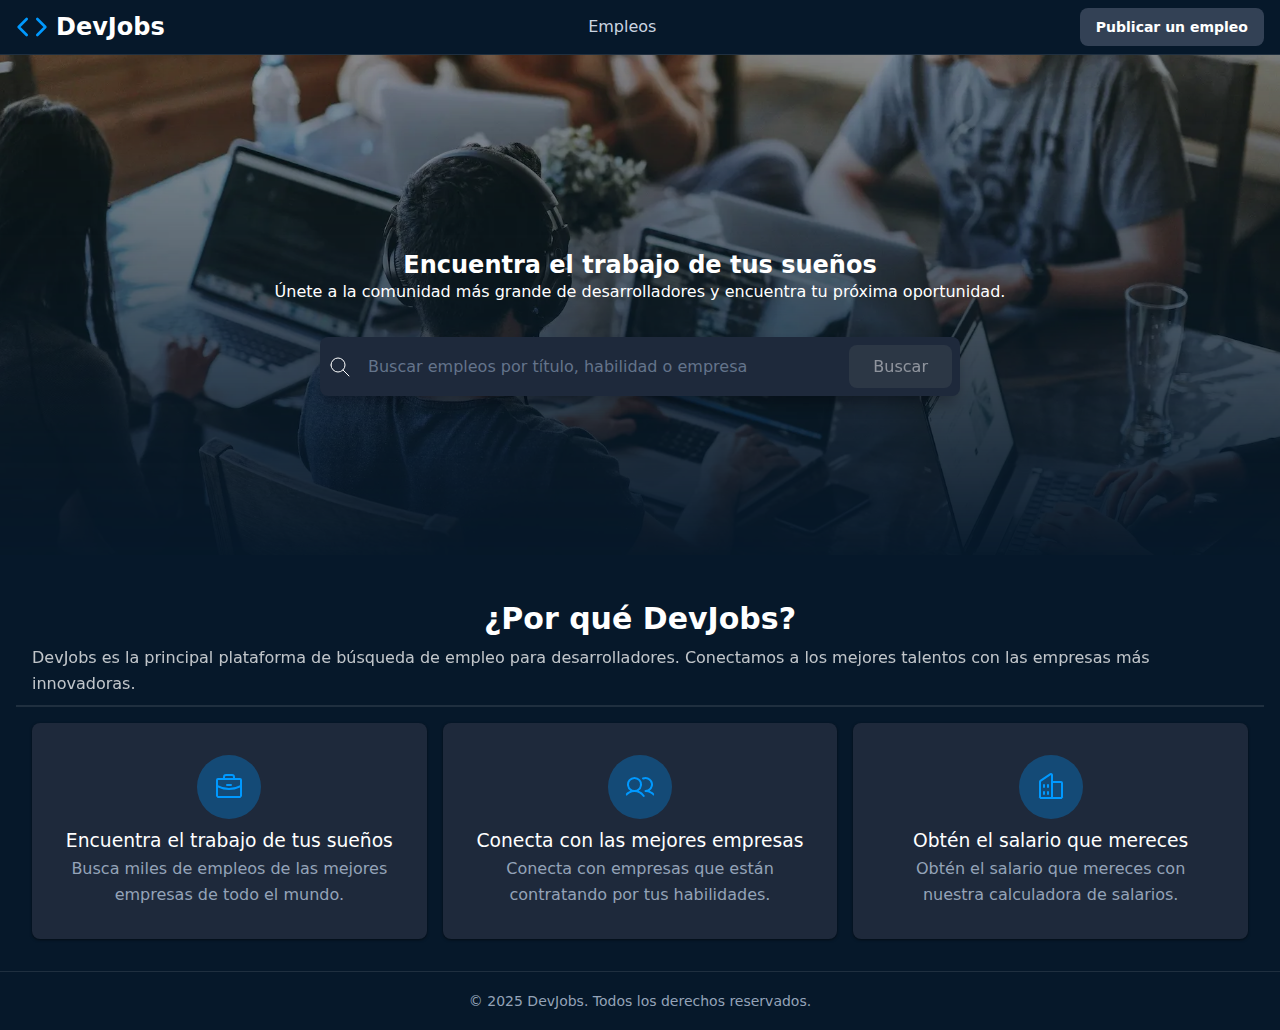
<file: index.html>
<!DOCTYPE html>
<html lang="es">

<head>
  <title>DevJobs - Inicio</title>
  <meta charset="UTF-8" />
  <meta name="description" content="Encuentra las mejores ofertas de trabajo para desarrolladores en DevJobs.">

  <link rel="stylesheet" href="./style.css" />
</head>

<body>
  <header>
    <h1>
      <svg fill="none" stroke="currentColor" stroke-linecap="round" stroke-linejoin="round" stroke-width="2"
        viewBox="0 0 24 24" xmlns="http://www.w3.org/2000/svg">
        <polyline points="16 18 22 12 16 6"></polyline>
        <polyline points="8 6 2 12 8 18"></polyline>
      </svg>
      DevJobs
    </h1>

    <nav>
      <!-- <a href="">
        Inicio
      </a> -->
      <a href="empleos.html">Empleos</a>
    </nav>

    <div>
      <a href="">Publicar un empleo</a>
      <!-- <a href="">Iniciar sesión</a> -->
    </div>
  </header>

  <main>
    <section>
      <img src="./background.webp" width="200" />

      <h1>Encuentra el trabajo de tus sueños</h1>

      <p>Únete a la comunidad más grande de desarrolladores y encuentra tu próxima oportunidad.</p>

      <form role="search">
        <div>
          <svg xmlns="http://www.w3.org/2000/svg" width="24" height="24" viewBox="0 0 24 24" fill="none"
            stroke="currentColor" stroke-width="1" stroke-linecap="round" stroke-linejoin="round"
            class="icon icon-tabler icons-tabler-outline icon-tabler-search">
            <path stroke="none" d="M0 0h24v24H0z" fill="none" />
            <path d="M10 10m-7 0a7 7 0 1 0 14 0a7 7 0 1 0 -14 0" />
            <path d="M21 21l-6 -6" />
          </svg>

          <input required type="text" placeholder="Buscar empleos por título, habilidad o empresa">

          <button disabled type="submit">Buscar</button>
        </div>
      </form>
    </section>

    <section>

      <header>
        <h2>¿Por qué DevJobs?</h2>
        <p>DevJobs es la principal plataforma de búsqueda de empleo para desarrolladores. Conectamos a los mejores
          talentos con las empresas más innovadoras.</p>
      </header>

      <footer>
        <article>
          <svg fill="currentColor" height="32" viewBox="0 0 256 256" width="32" xmlns="http://www.w3.org/2000/svg"
            aria-hidden="true">
            <path
              d="M216,56H176V48a24,24,0,0,0-24-24H104A24,24,0,0,0,80,48v8H40A16,16,0,0,0,24,72V200a16,16,0,0,0,16,16H216a16,16,0,0,0,16-16V72A16,16,0,0,0,216,56ZM96,48a8,8,0,0,1,8-8h48a8,8,0,0,1,8,8v8H96ZM216,72v41.61A184,184,0,0,1,128,136a184.07,184.07,0,0,1-88-22.38V72Zm0,128H40V131.64A200.19,200.19,0,0,0,128,152a200.25,200.25,0,0,0,88-20.37V200ZM104,112a8,8,0,0,1,8-8h32a8,8,0,0,1,0,16H112A8,8,0,0,1,104,112Z">
            </path>
          </svg>
          <h3>Encuentra el trabajo de tus sueños</h3>
          <p>Busca miles de empleos de las mejores empresas de todo el mundo.</p>
        </article>

        <article>
          <svg fill="currentColor" height="32" viewBox="0 0 256 256" width="32" xmlns="http://www.w3.org/2000/svg"
            aria-hidden="true">
            <path
              d="M117.25,157.92a60,60,0,1,0-66.5,0A95.83,95.83,0,0,0,3.53,195.63a8,8,0,1,0,13.4,8.74,80,80,0,0,1,134.14,0,8,8,0,0,0,13.4-8.74A95.83,95.83,0,0,0,117.25,157.92ZM40,108a44,44,0,1,1,44,44A44.05,44.05,0,0,1,40,108Zm210.14,98.7a8,8,0,0,1-11.07-2.33A79.83,79.83,0,0,0,172,168a8,8,0,0,1,0-16,44,44,0,1,0-16.34-84.87,8,8,0,1,1-5.94-14.85,60,60,0,0,1,55.53,105.64,95.83,95.83,0,0,1,47.22,37.71A8,8,0,0,1,250.14,206.7Z">
            </path>
          </svg>
          <h3>Conecta con las mejores empresas</h3>
          <p>Conecta con empresas que están contratando por tus habilidades.</p>
        </article>

        <article>
          <svg fill="currentColor" height="32" viewBox="0 0 256 256" width="32" xmlns="http://www.w3.org/2000/svg"
            aria-hidden="true">
            <path
              d="M240,208H224V96a16,16,0,0,0-16-16H144V32a16,16,0,0,0-24.88-13.32L39.12,72A16,16,0,0,0,32,85.34V208H16a8,8,0,0,0,0,16H240a8,8,0,0,0,0-16ZM208,96V208H144V96ZM48,85.34,128,32V208H48ZM112,112v16a8,8,0,0,1-16,0V112a8,8,0,1,1,16,0Zm-32,0v16a8,8,0,0,1-16,0V112a8,8,0,1,1,16,0Zm0,56v16a8,8,0,0,1-16,0V168a8,8,0,0,1,16,0Zm32,0v16a8,8,0,0,1-16,0V168a8,8,0,0,1,16,0Z">
            </path>
          </svg>
          <h3>Obtén el salario que mereces</h3>
          <p>Obtén el salario que mereces con nuestra calculadora de salarios.</p>
        </article>
      </footer>

    </section>
  </main>

  <footer>
    <small>&copy; 2025 DevJobs. Todos los derechos reservados.</small>
  </footer>

</body>

</html>
</file>
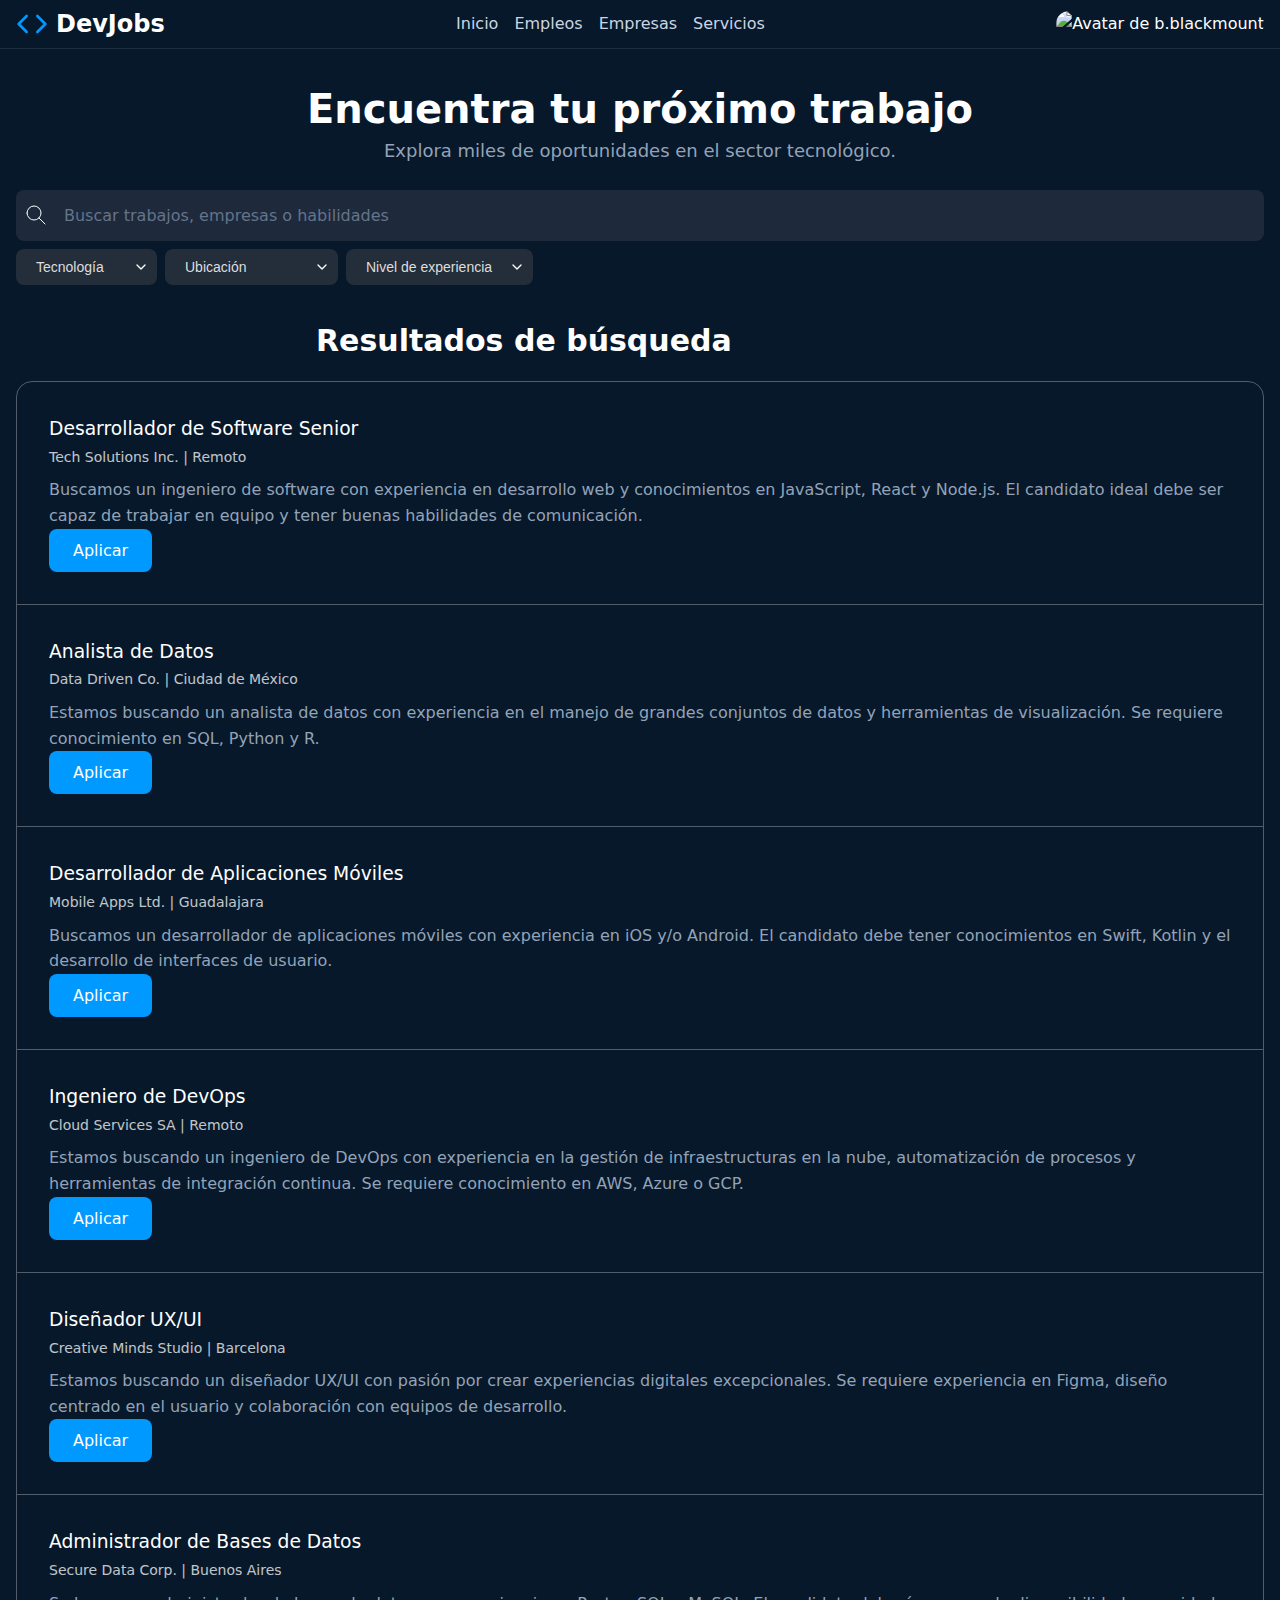
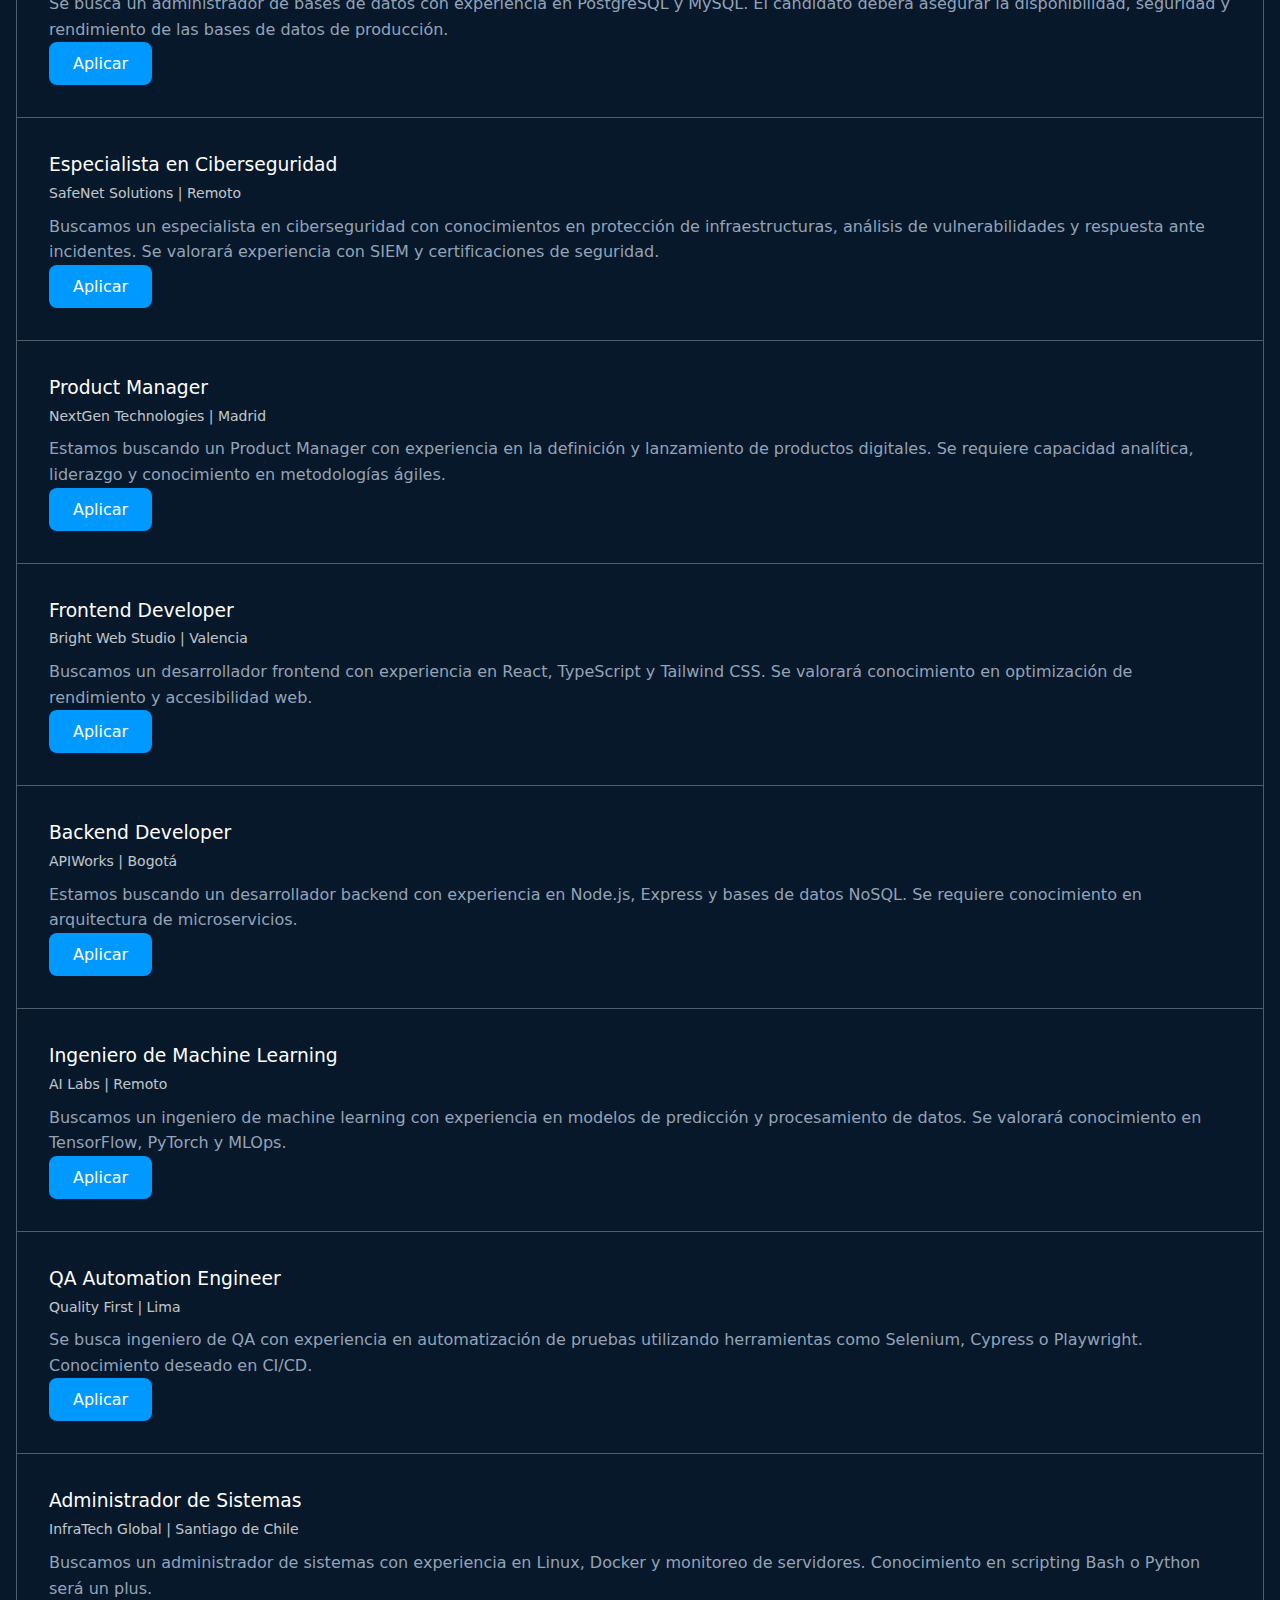
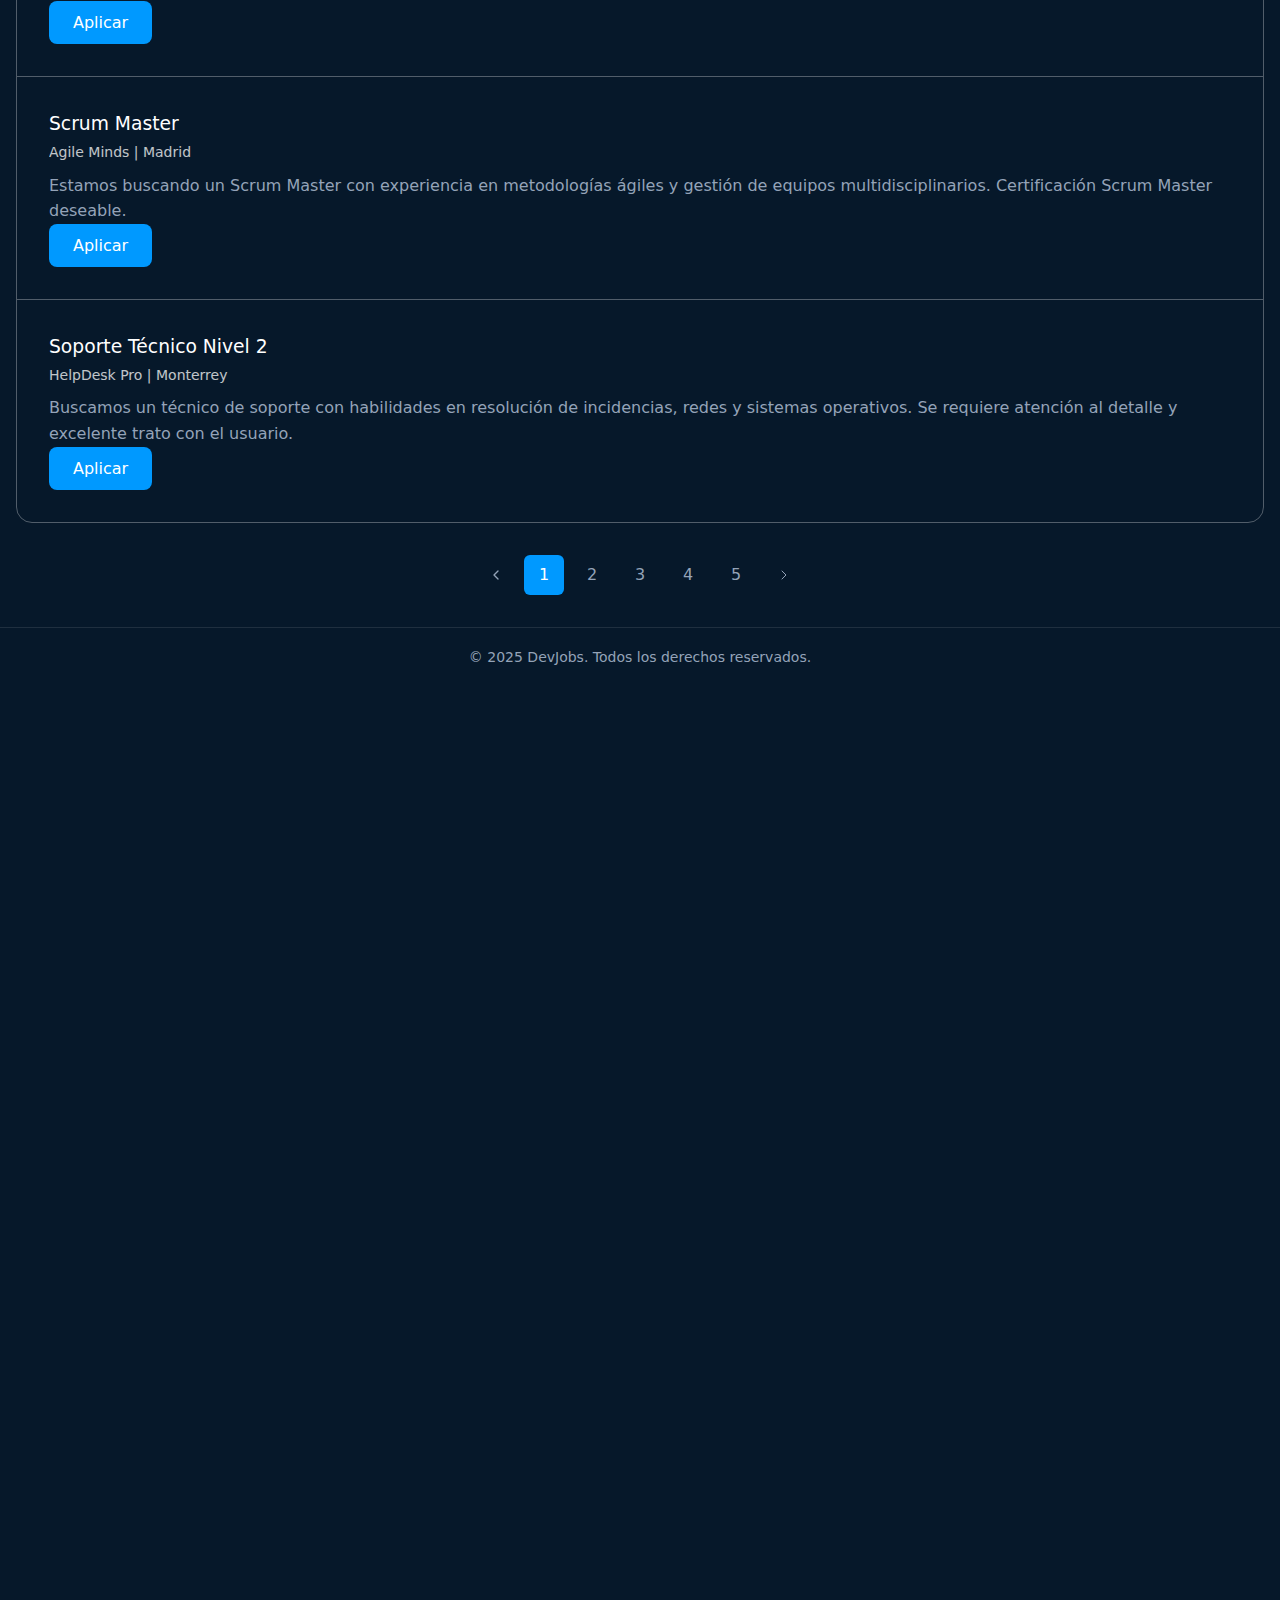
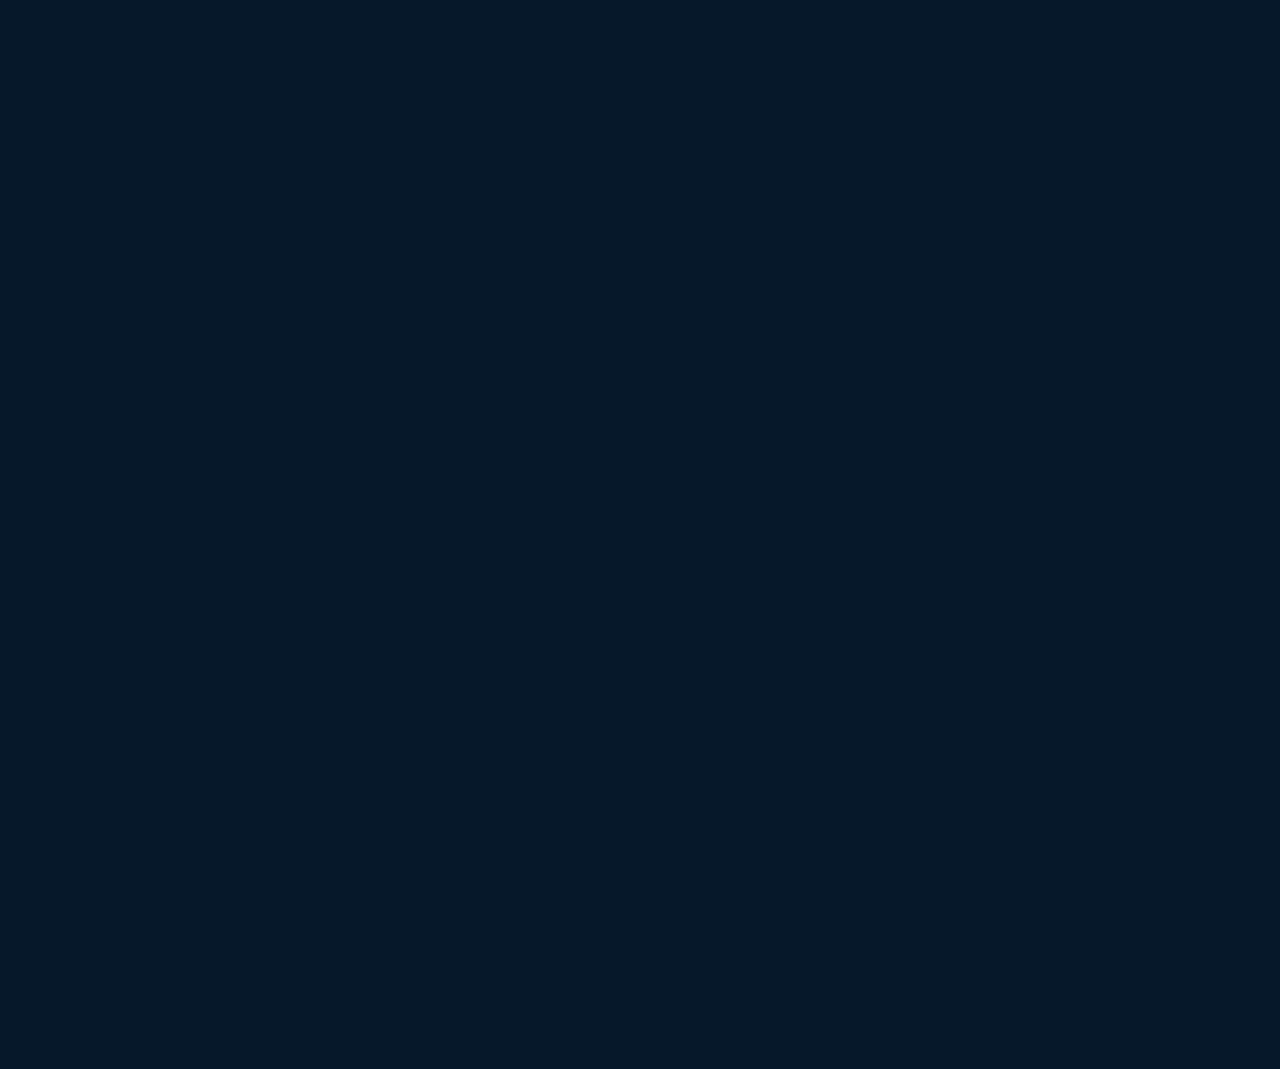
<file: empleos.html>
<!DOCTYPE html>
<html lang="es">
  <head>
    <title>DevJobs - Empleos</title>
    <meta charset="UTF-8" />
    <meta
      name="description"
      content="Listado con empleos y filtros para encontrar el trabajo de tus sueños."
    />

    <link rel="stylesheet" href="./style.css" />

    <script type="module" src="./main.js"></script>

  </head>

  <body>
    <header>
      <h1>
        <svg
          fill="none"
          stroke="currentColor"
          stroke-linecap="round"
          stroke-linejoin="round"
          stroke-width="2"
          viewBox="0 0 24 24"
          xmlns="http://www.w3.org/2000/svg"
        >
          <polyline points="16 18 22 12 16 6"></polyline>
          <polyline points="8 6 2 12 8 18"></polyline>
        </svg>
        DevJobs
      </h1>
     

      <nav>
        <a href="/"> Inicio </a>
        <a href="./empleos.html">Empleos</a>
        <a href="./offerDetails.html">Empresas</a>
        <a href="">Servicios</a>
      </nav>

      <div>
        <devjobs-avatar service="telegram" username="b.blackmount" size="32"></devjobs-avatar>
      </div>
      
    </header>

    <main>
      <section class="jobs-search">
        <h1>Encuentra tu próximo trabajo</h1>
        <p>Explora miles de oportunidades en el sector tecnológico.</p>

        <form id="empleos-search-form" role="search">
          <div class="search-bar">
            <svg
              xmlns="http://www.w3.org/2000/svg"
              width="24"
              height="24"
              viewBox="0 0 24 24"
              fill="none"
              stroke="currentColor"
              stroke-width="1"
              stroke-linecap="round"
              stroke-linejoin="round"
              class="icon icon-tabler icons-tabler-outline icon-tabler-search"
            >
              <path stroke="none" d="M0 0h24v24H0z" fill="none" />
              <path d="M10 10m-7 0a7 7 0 1 0 14 0a7 7 0 1 0 -14 0" />
              <path d="M21 21l-6 -6" />
            </svg>

            <input
              name="search"
              id="empleos-search-input"
              required
              type="text"
              placeholder="Buscar trabajos, empresas o habilidades"
            />
          </div>

          <div class="search-filters">
            <select name="technology" id="filter-technology">
              <option value="">Tecnología</option>
              <optgroup label="Tecnologías populares">
                <option value="javascript">JavaScript</option>
                <option value="python">Python</option>
                <option value="react">React</option>
                <option value="nodejs">Node.js</option>
              </optgroup>
              <option value="java">Java</option>
              <hr />
              <option value="csharp">C#</option>
              <option value="c">C</option>
              <option value="c++">C++</option>
              <hr />
              <option value="ruby">Ruby</option>
              <option value="php">PHP</option>
            </select>

            <select name="location" id="filter-location">
              <option value="">Ubicación</option>
              <option value="remoto">Remoto</option>
              <option value="cdmx">Ciudad de México</option>
              <option value="guadalajara">Guadalajara</option>
              <option value="monterrey">Monterrey</option>
              <option value="barcelona">Barcelona</option>
            </select>

            <select name="experience-level" id="filter-experience-level">
              <option value="">Nivel de experiencia</option>
              <option value="junior">Junior</option>
              <option value="mid">Mid-level</option>
              <option value="senior">Senior</option>
              <option value="lead">Lead</option>
            </select>
          </div>
        </form>

        <span id="filter-selected-value"></span>
      </section>

      <section>
        <h2 style="padding-left: 300px">Resultados de búsqueda</h2>

        <div class="jobs-listings">
          <!-- Aquí se insertan los empleos dinámicamente -->



        </div>

        <nav class="pagination">
          <a href="#"
            ><svg
              width="16"
              height="16"
              viewBox="0 0 24 24"
              fill="none"
              stroke="currentColor"
              stroke-width="2"
              stroke-linecap="round"
              stroke-linejoin="round"
            >
              <path stroke="none" d="M0 0h24v24H0z" fill="none" />
              <path d="M15 6l-6 6l6 6" /></svg
          ></a>
          <a class="is-active" href="#">1</a>
          <a href="#">2</a>
          <a href="#">3</a>
          <a href="#">4</a>
          <a href="#">5</a>
          <a href="#"
            ><svg
              width="16"
              height="16"
              viewBox="0 0 24 24"
              fill="none"
              stroke="currentColor"
              stroke-width="1.5"
              stroke-linecap="round"
              stroke-linejoin="round"
              class="icon icon-tabler icons-tabler-outline icon-tabler-chevron-right"
            >
              <path stroke="none" d="M0 0h24v24H0z" fill="none" />
              <path d="M9 6l6 6l-6 6" /></svg
          ></a>
        </nav>
      </section>
    </main>

    <footer style="padding-bottom: 2000px">
      <small>&copy; 2025 DevJobs. Todos los derechos reservados.</small>
    </footer>
  </body>
</html>
</file>
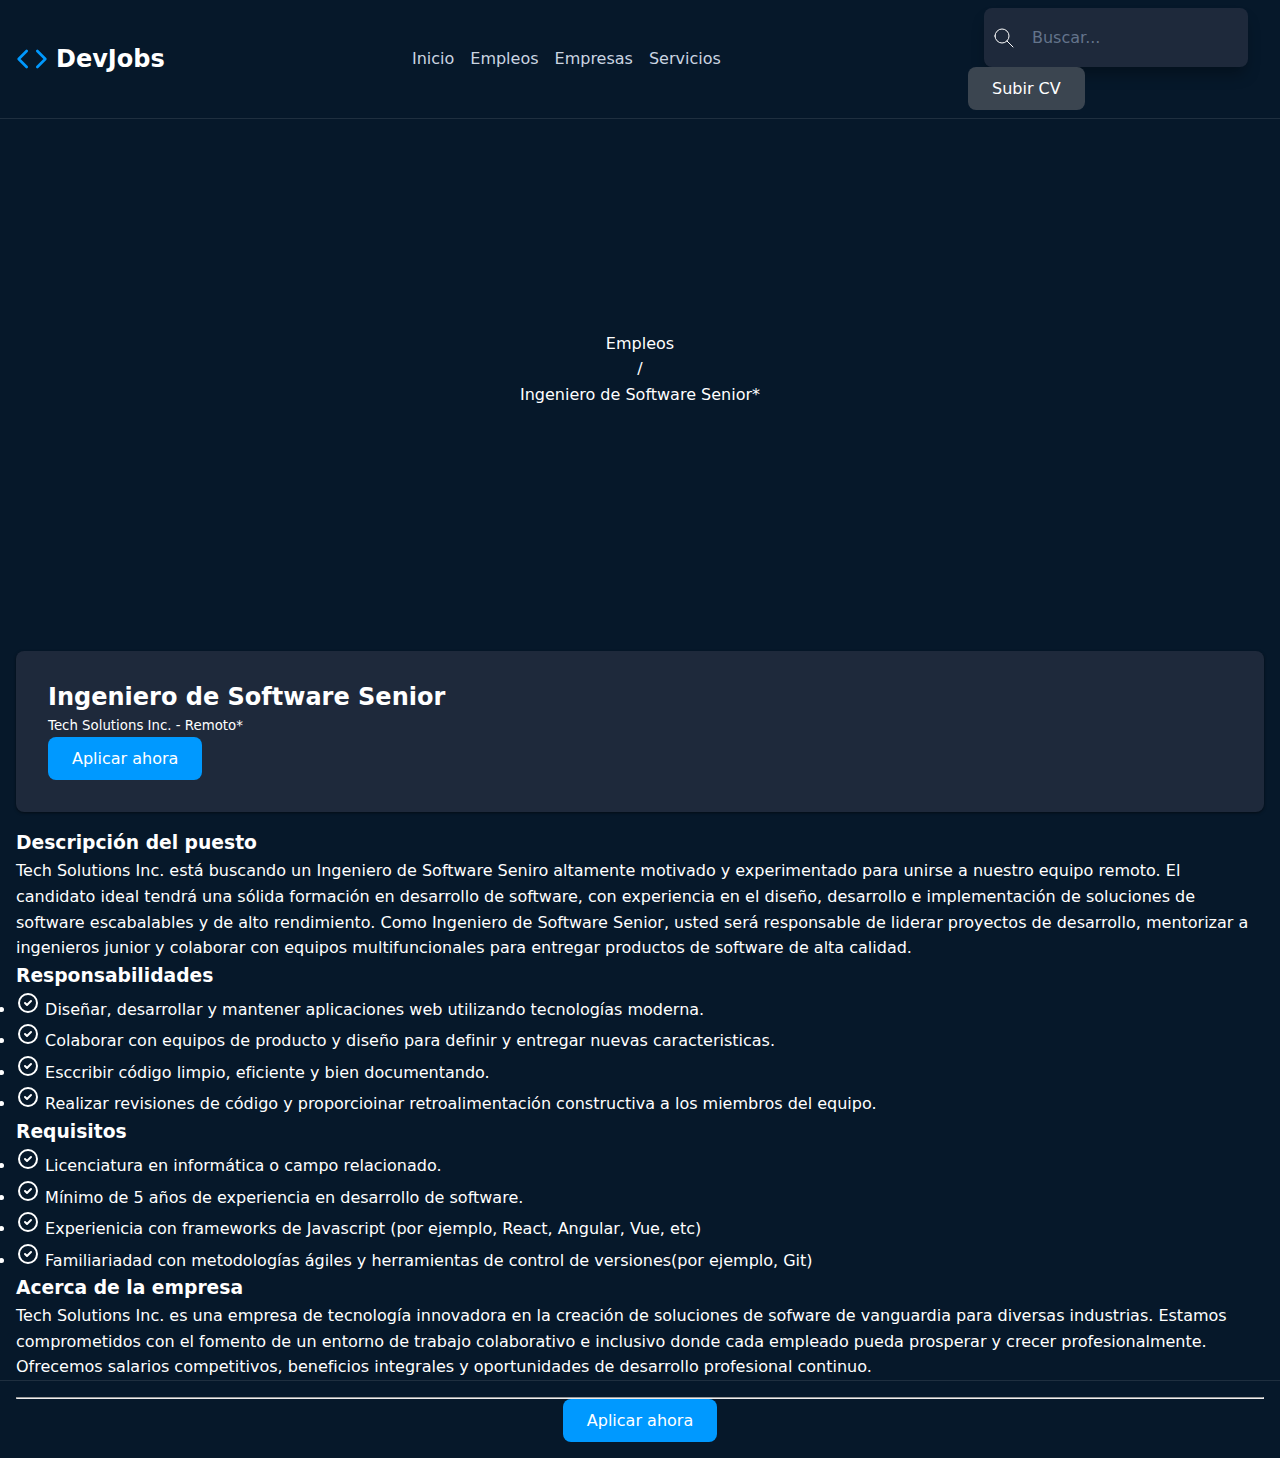
<file: offerDetails.html>
<!DOCTYPE html>
<html lang="es">
  <head>
    <meta charset="UTF-8" />
    <meta name="viewport" content="width=device-width, initial-scale=1.0" />
    <meta name="detalles" content="Detalles de las ofertas" />
    <link rel="stylesheet" href="./style.css" />
    <script type="module" src="./main.js"></script>
    <title>Detalles de la oferta</title>
  </head>

  <body>
    <header>
      <h1>
        <svg
          fill="none"
          stroke="currentColor"
          stroke-linecap="round"
          stroke-linejoin="round"
          stroke-width="2"
          viewBox="0 0 24 24"
          xmlns="http://www.w3.org/2000/svg"
        >
          <polyline points="16 18 22 12 16 6"></polyline>
          <polyline points="8 6 2 12 8 18"></polyline>
        </svg>
        DevJobs
      </h1>

      <nav>
        <a href="/">Inicio </a>
        <a href="./empleos.html">Empleos</a>
        <a href="./offerDetails.html">Empresas</a>
        <a href="">Servicios</a>
      </nav>

      <section class="nav-info">
        <form class="nav-search" action="">
          <div>
            <svg
              xmlns="http://www.w3.org/2000/svg"
              width="24"
              height="24"
              viewBox="0 0 24 24"
              fill="none"
              stroke="currentColor"
              stroke-width="1"
              stroke-linecap="round"
              stroke-linejoin="round"
              class="icon icon-tabler icons-tabler-outline icon-tabler-search"
            >
              <path stroke="none" d="M0 0h24v24H0z" fill="none" />
              <path d="M10 10m-7 0a7 7 0 1 0 14 0a7 7 0 1 0 -14 0z" />
              <path d="M21 21l-6 -6" />
            </svg>
            <input
              type="text"
              placeholder="Buscar..."
              aria-label="search-input"
            />
          </div>
        </form>

        <button class="nav-btn">Subir CV</button>

        <devjobs-avatar service="google" username="vercel.com" size="32">
        </devjobs-avatar>
      </section>
    </header>

    <main>
      <section class="offer-details-header">
        <span>Empleos</span>
        <span>/</span>
        <span>Ingeniero de Software Senior*</span>
      </section>

      <section class="offer-details-container">
        <article class="offer-details-title">
          <div>
            <h1>Ingeniero de Software Senior</h1>
            <small>Tech Solutions Inc. - <span>Remoto*</span></small>
          </div>
          <button class="button-apply-job">Aplicar ahora</button>
        </article>

        <section class="offer-details-body">
          <section>
            <h3>Descripción del puesto</h3>
            <p>
              Tech Solutions Inc. está buscando un Ingeniero de Software Seniro
              altamente motivado y experimentado para unirse a nuestro equipo
              remoto. El candidato ideal tendrá una sólida formación en
              desarrollo de software, con experiencia en el diseño, desarrollo e
              implementación de soluciones de software escabalables y de alto
              rendimiento. Como Ingeniero de Software Senior, usted será
              responsable de liderar proyectos de desarrollo, mentorizar a
              ingenieros junior y colaborar con equipos multifuncionales para
              entregar productos de software de alta calidad.
            </p>
          </section>

          <section>
            <h3>Responsabilidades</h3>
            <ul>
              <li>
                <svg
                  xmlns="http://www.w3.org/2000/svg"
                  width="24"
                  height="24"
                  viewBox="0 0 24 24"
                  fill="none"
                  stroke="currentColor"
                  stroke-width="2"
                  stroke-linecap="round"
                  stroke-linejoin="round"
                  class="icon icon-tabler icons-tabler-outline icon-tabler-circle-check"
                >
                  <path stroke="none" d="M0 0h24v24H0z" fill="none" />
                  <path d="M12 12m-9 0a9 9 0 1 0 18 0a9 9 0 1 0 -18 0" />
                  <path d="M9 12l2 2l4 -4" />
                </svg>
                <span>
                  Diseñar, desarrollar y mantener aplicaciones web utilizando
                  tecnologías moderna.
                </span>
              </li>
            </ul>

            <ul>
              <li>
                <svg
                  xmlns="http://www.w3.org/2000/svg"
                  width="24"
                  height="24"
                  viewBox="0 0 24 24"
                  fill="none"
                  stroke="currentColor"
                  stroke-width="2"
                  stroke-linecap="round"
                  stroke-linejoin="round"
                  class="icon icon-tabler icons-tabler-outline icon-tabler-circle-check"
                >
                  <path stroke="none" d="M0 0h24v24H0z" fill="none" />
                  <path d="M12 12m-9 0a9 9 0 1 0 18 0a9 9 0 1 0 -18 0" />
                  <path d="M9 12l2 2l4 -4" />
                </svg>
                <span>
                  Colaborar con equipos de producto y diseño para definir y
                  entregar nuevas caracteristicas.
                </span>
              </li>
            </ul>

            <ul>
              <li>
                <svg
                  xmlns="http://www.w3.org/2000/svg"
                  width="24"
                  height="24"
                  viewBox="0 0 24 24"
                  fill="none"
                  stroke="currentColor"
                  stroke-width="2"
                  stroke-linecap="round"
                  stroke-linejoin="round"
                  class="icon icon-tabler icons-tabler-outline icon-tabler-circle-check"
                >
                  <path stroke="none" d="M0 0h24v24H0z" fill="none" />
                  <path d="M12 12m-9 0a9 9 0 1 0 18 0a9 9 0 1 0 -18 0" />
                  <path d="M9 12l2 2l4 -4" />
                </svg>
                <span
                  >Esccribir código limpio, eficiente y bien documentando.
                </span>
              </li>
            </ul>

            <ul>
              <li>
                <svg
                  xmlns="http://www.w3.org/2000/svg"
                  width="24"
                  height="24"
                  viewBox="0 0 24 24"
                  fill="none"
                  stroke="currentColor"
                  stroke-width="2"
                  stroke-linecap="round"
                  stroke-linejoin="round"
                  class="icon icon-tabler icons-tabler-outline icon-tabler-circle-check"
                >
                  <path stroke="none" d="M0 0h24v24H0z" fill="none" />
                  <path d="M12 12m-9 0a9 9 0 1 0 18 0a9 9 0 1 0 -18 0" />
                  <path d="M9 12l2 2l4 -4" />
                </svg>
                <span>
                  Realizar revisiones de código y proporcioinar
                  retroalimentación constructiva a los miembros del equipo.
                </span>
              </li>
            </ul>
          </section>
          <section>
            <h3>Requisitos</h3>
            <ul>
              <li>
                <svg
                  xmlns="http://www.w3.org/2000/svg"
                  width="24"
                  height="24"
                  viewBox="0 0 24 24"
                  fill="none"
                  stroke="currentColor"
                  stroke-width="2"
                  stroke-linecap="round"
                  stroke-linejoin="round"
                  class="icon icon-tabler icons-tabler-outline icon-tabler-circle-check"
                >
                  <path stroke="none" d="M0 0h24v24H0z" fill="none" />
                  <path d="M12 12m-9 0a9 9 0 1 0 18 0a9 9 0 1 0 -18 0" />
                  <path d="M9 12l2 2l4 -4" />
                </svg>
                <span> Licenciatura en informática o campo relacionado. </span>
              </li>
            </ul>

            <ul>
              <li>
                <svg
                  xmlns="http://www.w3.org/2000/svg"
                  width="24"
                  height="24"
                  viewBox="0 0 24 24"
                  fill="none"
                  stroke="currentColor"
                  stroke-width="2"
                  stroke-linecap="round"
                  stroke-linejoin="round"
                  class="icon icon-tabler icons-tabler-outline icon-tabler-circle-check"
                >
                  <path stroke="none" d="M0 0h24v24H0z" fill="none" />
                  <path d="M12 12m-9 0a9 9 0 1 0 18 0a9 9 0 1 0 -18 0" />
                  <path d="M9 12l2 2l4 -4" />
                </svg>
                <span>
                  Mínimo de 5 años de experiencia en desarrollo de software.
                </span>
              </li>
            </ul>

            <ul>
              <li>
                <svg
                  xmlns="http://www.w3.org/2000/svg"
                  width="24"
                  height="24"
                  viewBox="0 0 24 24"
                  fill="none"
                  stroke="currentColor"
                  stroke-width="2"
                  stroke-linecap="round"
                  stroke-linejoin="round"
                  class="icon icon-tabler icons-tabler-outline icon-tabler-circle-check"
                >
                  <path stroke="none" d="M0 0h24v24H0z" fill="none" />
                  <path d="M12 12m-9 0a9 9 0 1 0 18 0a9 9 0 1 0 -18 0" />
                  <path d="M9 12l2 2l4 -4" />
                </svg>
                <span
                  >Experienicia con frameworks de Javascript (por ejemplo,
                  React, Angular, Vue, etc)
                </span>
              </li>
            </ul>

            <ul>
              <li>
                <svg
                  xmlns="http://www.w3.org/2000/svg"
                  width="24"
                  height="24"
                  viewBox="0 0 24 24"
                  fill="none"
                  stroke="currentColor"
                  stroke-width="2"
                  stroke-linecap="round"
                  stroke-linejoin="round"
                  class="icon icon-tabler icons-tabler-outline icon-tabler-circle-check"
                >
                  <path stroke="none" d="M0 0h24v24H0z" fill="none" />
                  <path d="M12 12m-9 0a9 9 0 1 0 18 0a9 9 0 1 0 -18 0" />
                  <path d="M9 12l2 2l4 -4" />
                </svg>

                <span>
                  Familiariadad con metodologías ágiles y herramientas de
                  control de versiones(por ejemplo, Git)
                </span>
              </li>
            </ul>
          </section>

          <section>
            <h3>Acerca de la empresa</h3>
            <p>
              Tech Solutions Inc. es una empresa de tecnología innovadora en la
              creación de soluciones de sofware de vanguardia para diversas
              industrias. Estamos comprometidos con el fomento de un entorno de
              trabajo colaborativo e inclusivo donde cada empleado pueda
              prosperar y crecer profesionalmente. Ofrecemos salarios
              competitivos, beneficios integrales y oportunidades de desarrollo
              profesional continuo.
            </p>
          </section>
        </section>
      </section>
      <footer class="offer-details-footer">
        <hr />
        <button class="button-apply-job">Aplicar ahora</button>
      </footer>
    </main>

  </body>
</html>
</file>
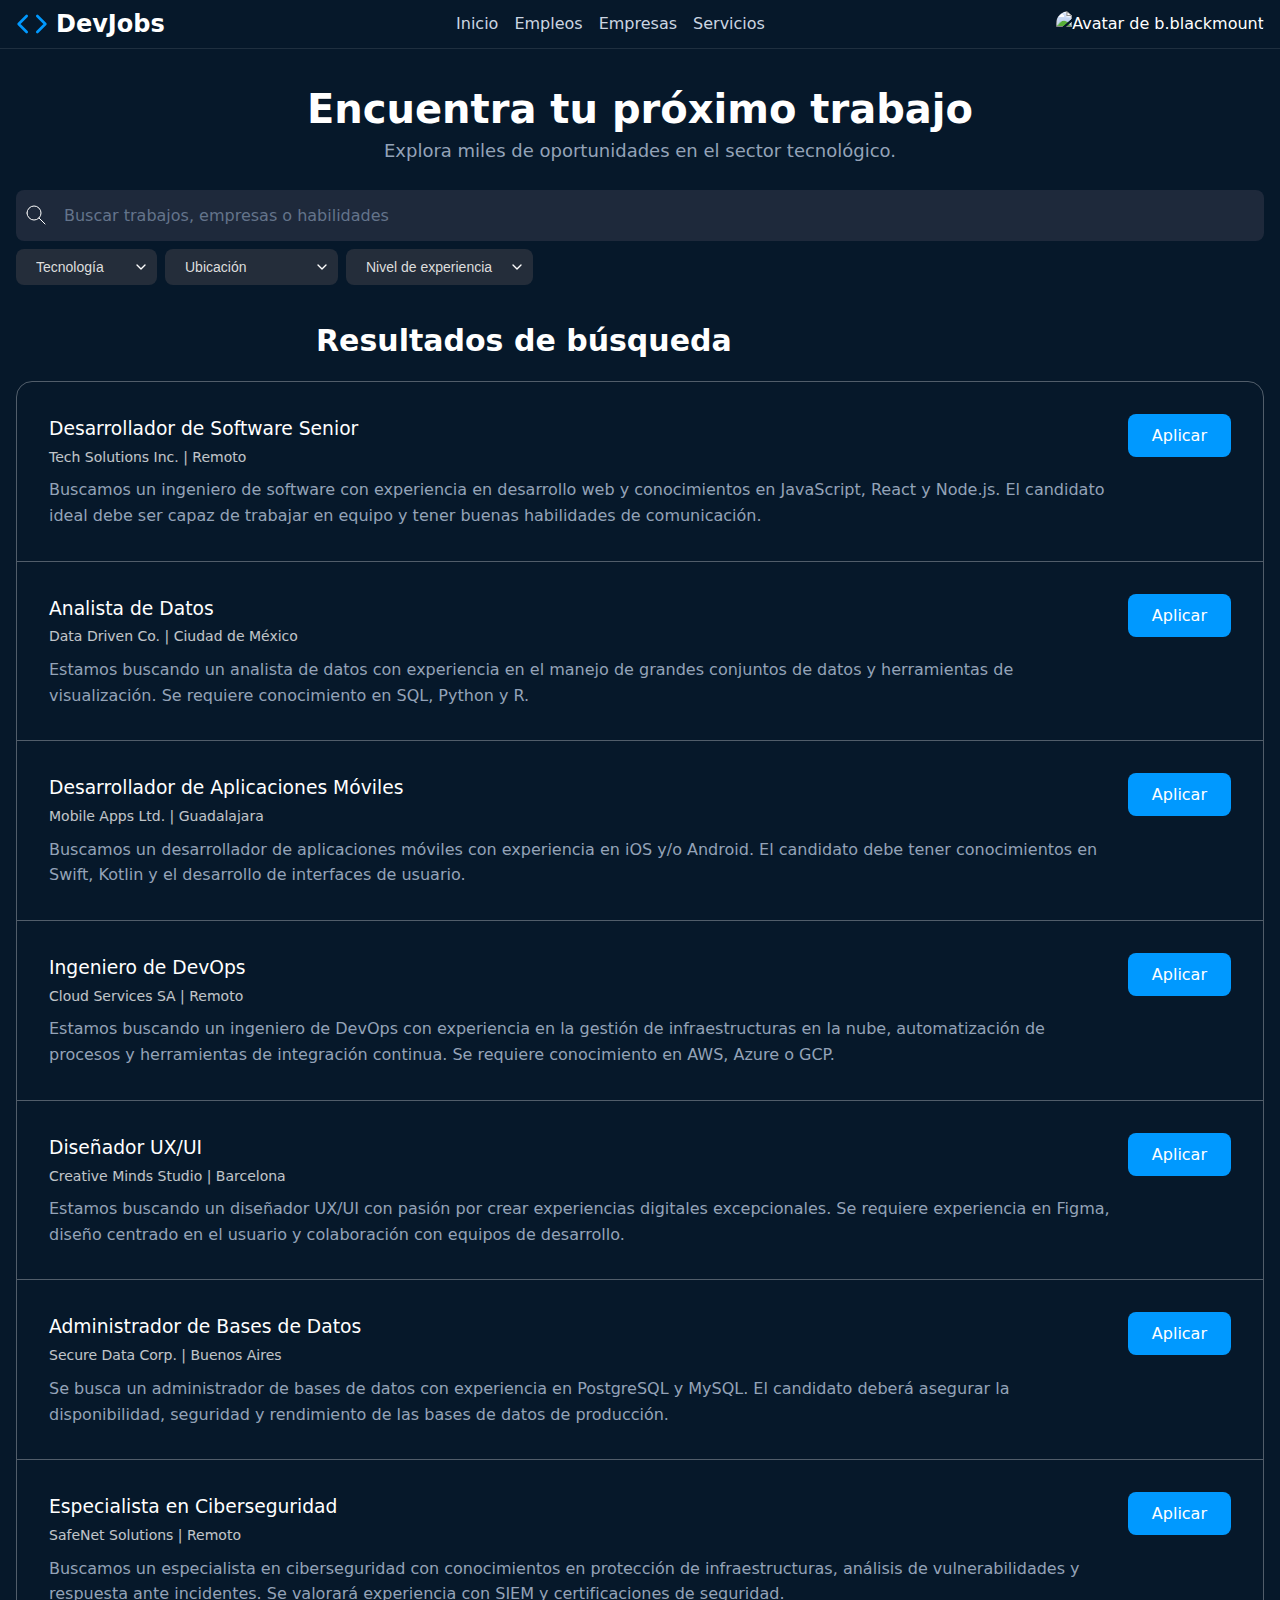
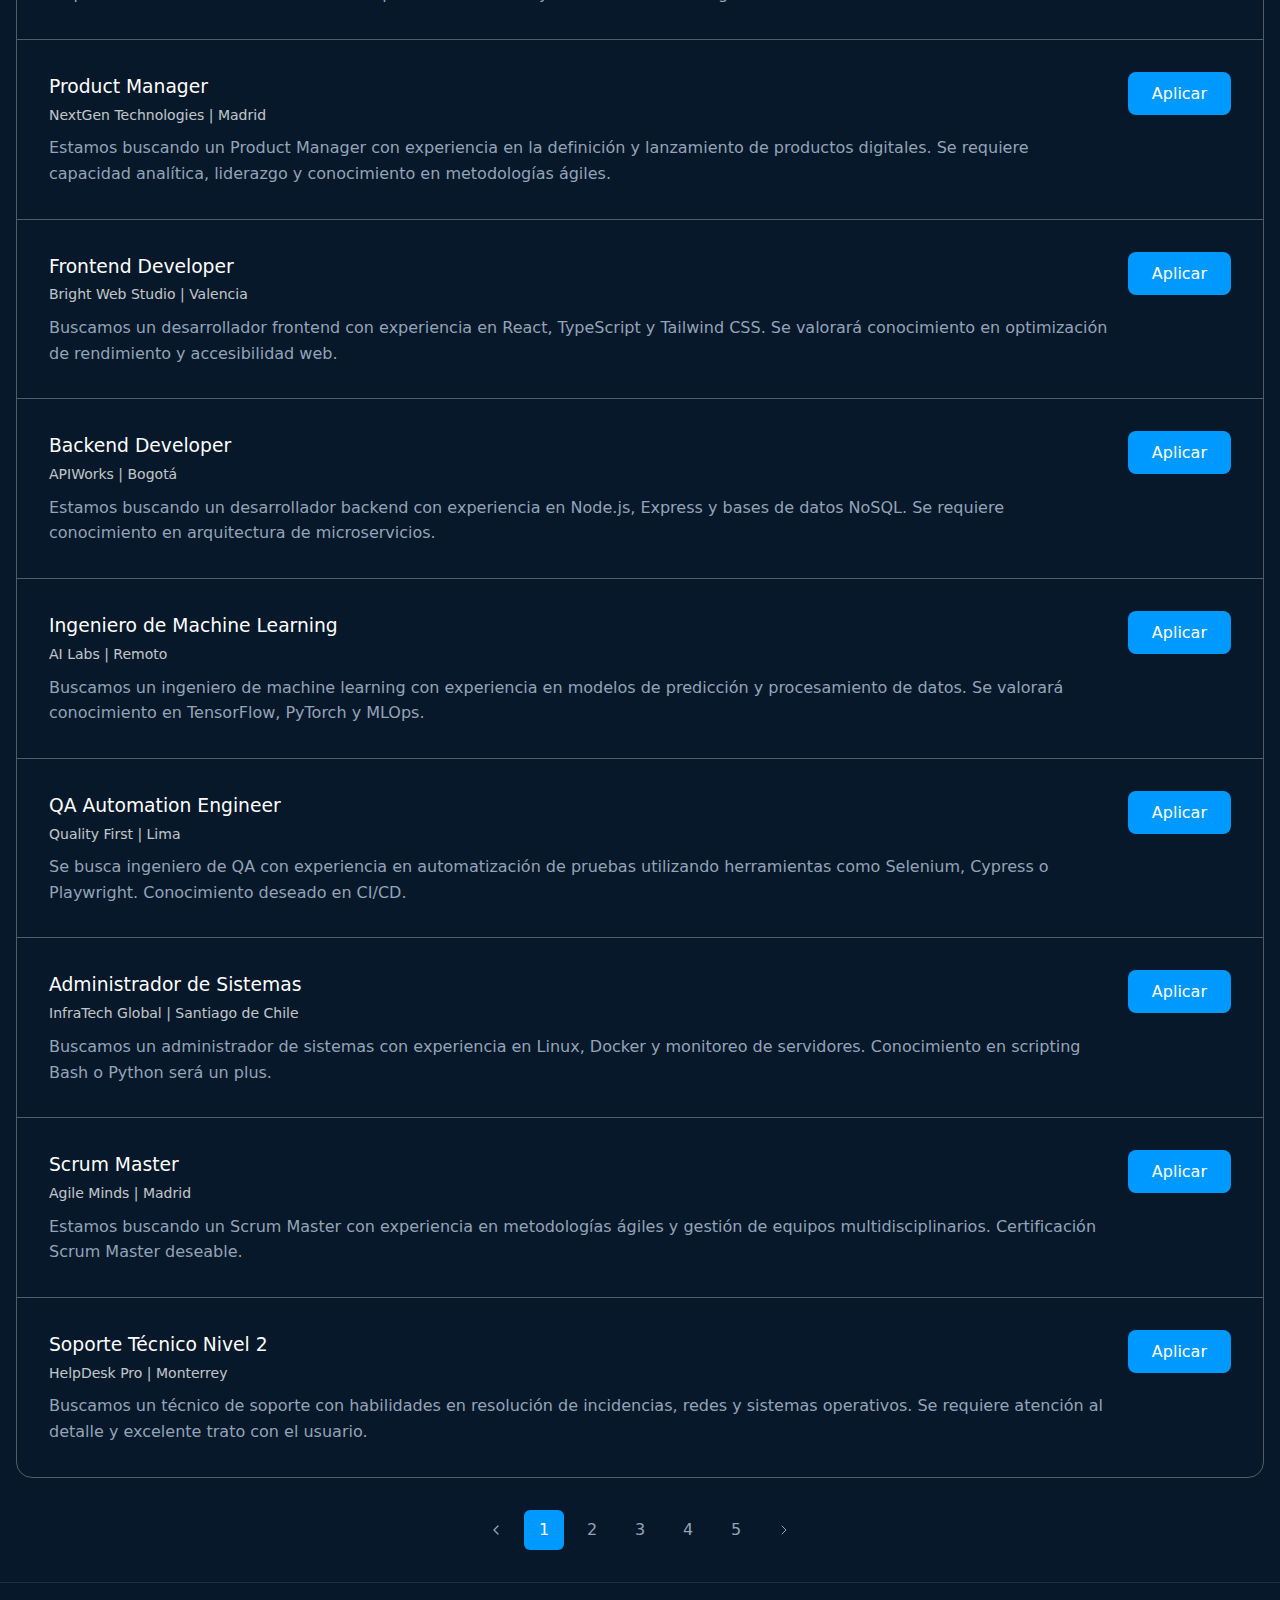
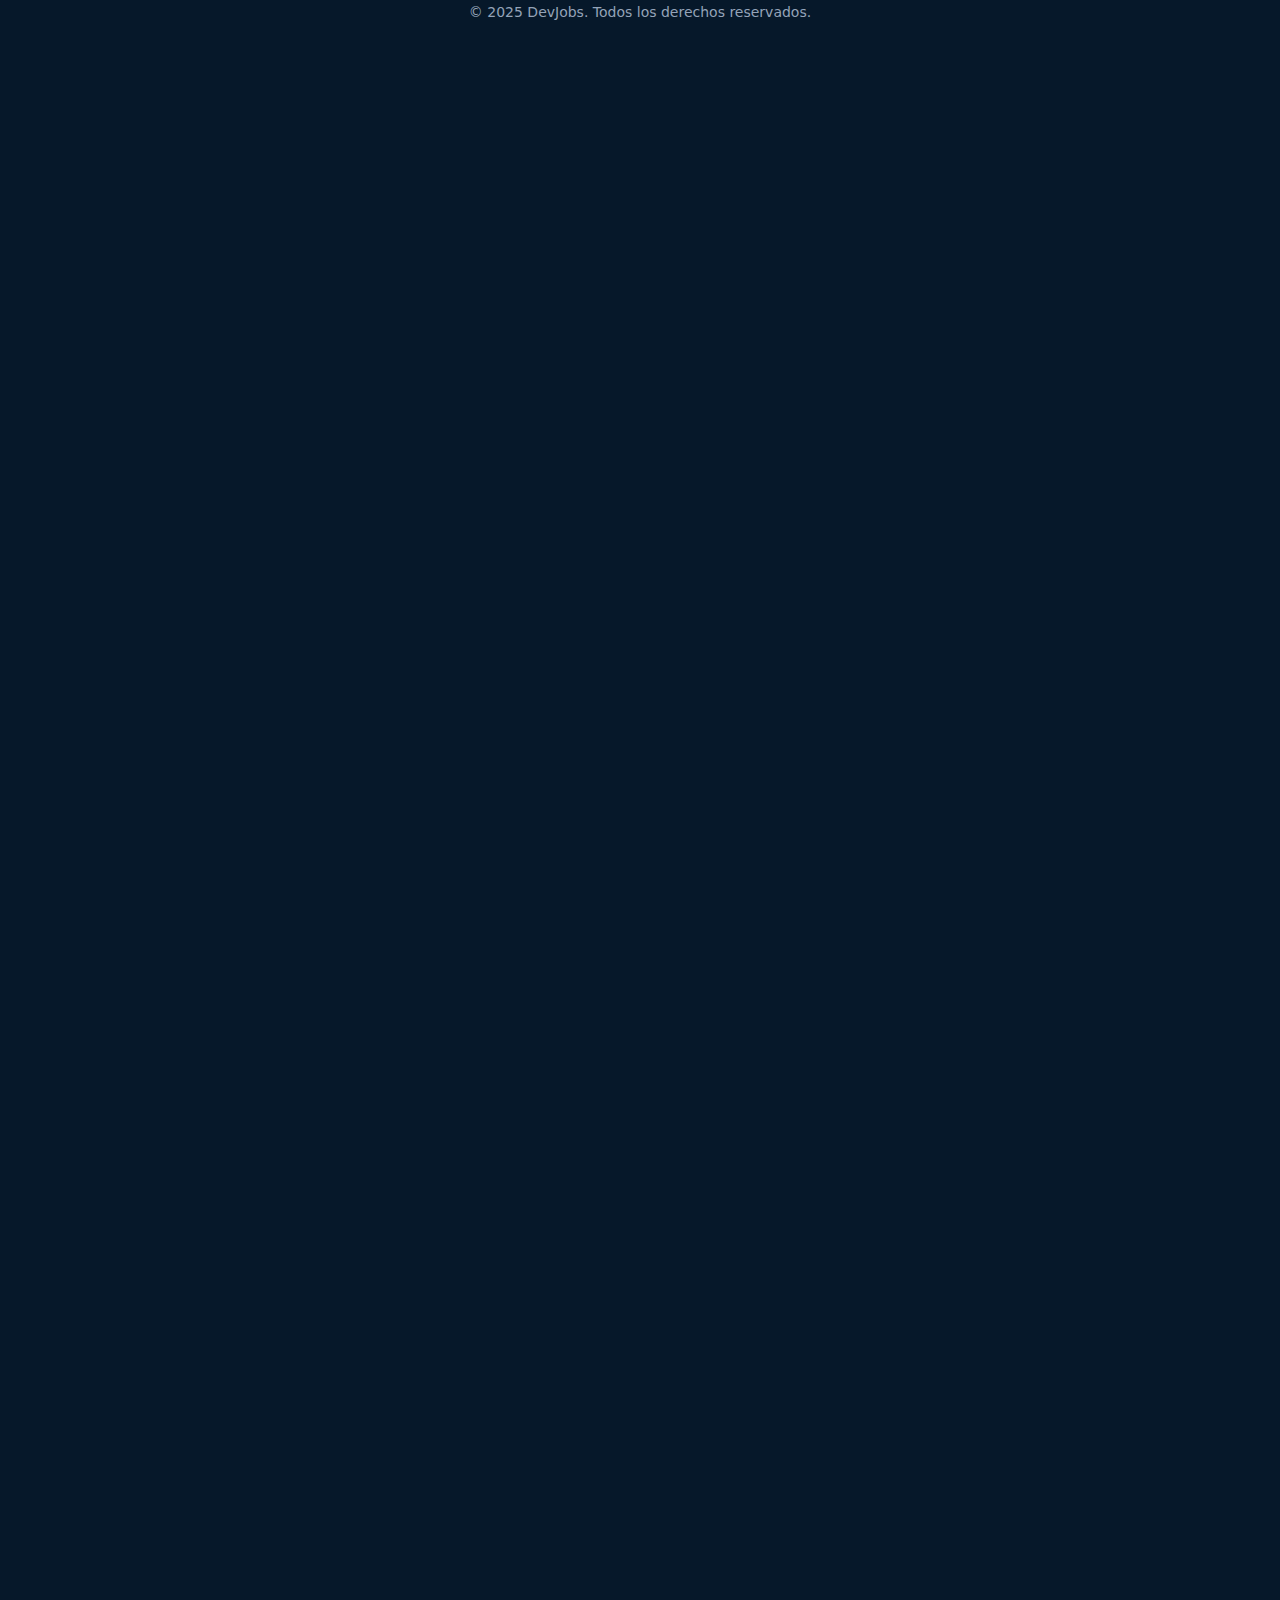
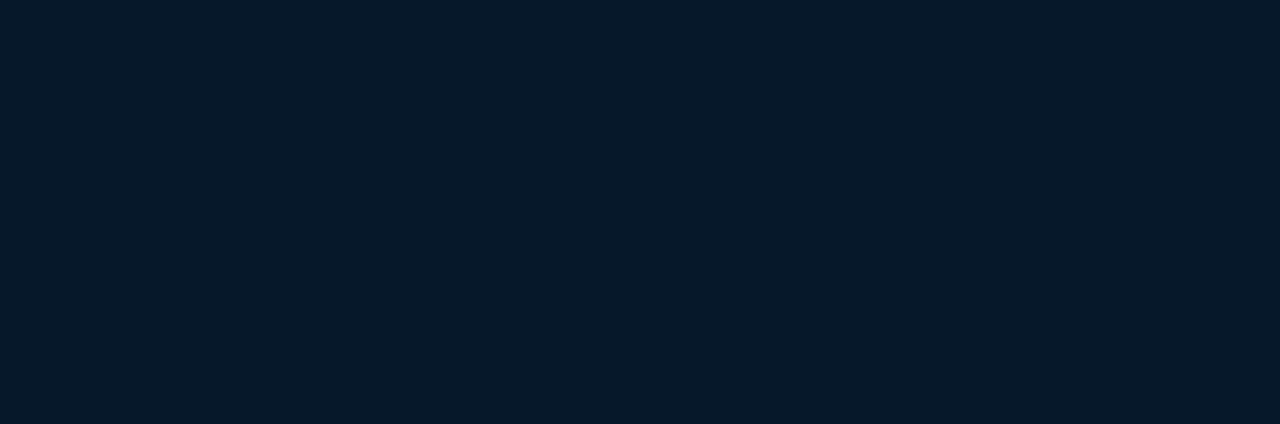
<file: 01-javascript/empleos.html>
<!DOCTYPE html>
<html lang="es">
  <head>
    <title>DevJobs - Empleos</title>
    <meta charset="UTF-8" />
    <meta
      name="description"
      content="Listado con empleos y filtros para encontrar el trabajo de tus sueños."
    />

    <link rel="stylesheet" href="./style.css" />

    <script type="module" src="./main.js"></script>
  </head>

  <body>
    <header>
      <h1>
        <svg
          fill="none"
          stroke="currentColor"
          stroke-linecap="round"
          stroke-linejoin="round"
          stroke-width="2"
          viewBox="0 0 24 24"
          xmlns="http://www.w3.org/2000/svg"
        >
          <polyline points="16 18 22 12 16 6"></polyline>
          <polyline points="8 6 2 12 8 18"></polyline>
        </svg>
        DevJobs
      </h1>

      <nav>
        <a href="/"> Inicio </a>
        <a href="./empleos.html">Empleos</a>
        <a href="./offerDetails.html">Empresas</a>
        <a href="">Servicios</a>
      </nav>

      <div>
        <devjobs-avatar
          service="telegram"
          username="b.blackmount"
          size="32"
        ></devjobs-avatar>
      </div>
    </header>

    <main>
      <section class="jobs-search">
        <h1>Encuentra tu próximo trabajo</h1>
        <p>Explora miles de oportunidades en el sector tecnológico.</p>

        <form id="empleos-search-form" role="search">
          <div class="search-bar">
            <svg
              xmlns="http://www.w3.org/2000/svg"
              width="24"
              height="24"
              viewBox="0 0 24 24"
              fill="none"
              stroke="currentColor"
              stroke-width="1"
              stroke-linecap="round"
              stroke-linejoin="round"
              class="icon icon-tabler icons-tabler-outline icon-tabler-search"
            >
              <path stroke="none" d="M0 0h24v24H0z" fill="none" />
              <path d="M10 10m-7 0a7 7 0 1 0 14 0a7 7 0 1 0 -14 0" />
              <path d="M21 21l-6 -6" />
            </svg>

            <input
              name="search"
              id="empleos-search-input"
              required
              type="text"
              placeholder="Buscar trabajos, empresas o habilidades"
            />
          </div>

          <div class="search-filters">
            <select name="technology" id="filter-technology">
              <option value="">Tecnología</option>
              <optgroup label="Tecnologías populares">
                <option value="javascript">JavaScript</option>
                <option value="python">Python</option>
                <option value="react">React</option>
                <option value="nodejs">Node.js</option>
              </optgroup>
              <option value="java">Java</option>
              <hr />
              <option value="csharp">C#</option>
              <option value="c">C</option>
              <option value="c++">C++</option>
              <hr />
              <option value="ruby">Ruby</option>
              <option value="php">PHP</option>
            </select>

            <select name="location" id="filter-location">
              <option value="">Ubicación</option>
              <option value="remoto">Remoto</option>
              <option value="cdmx">Ciudad de México</option>
              <option value="guadalajara">Guadalajara</option>
              <option value="monterrey">Monterrey</option>
              <option value="barcelona">Barcelona</option>
            </select>

            <select name="experience-level" id="filter-experience-level">
              <option value="">Nivel de experiencia</option>
              <option value="junior">Junior</option>
              <option value="mid">Mid-level</option>
              <option value="senior">Senior</option>
              <option value="lead">Lead</option>
            </select>
          </div>
        </form>

        <span id="filter-selected-value"></span>
      </section>

      <section>
        <h2 style="padding-left: 300px">Resultados de búsqueda</h2>

        <div class="jobs-listings">
          <!-- Aquí se insertan los empleos dinámicamente -->
        </div>

        <nav class="pagination">
          <a href="#"
            ><svg
              width="16"
              height="16"
              viewBox="0 0 24 24"
              fill="none"
              stroke="currentColor"
              stroke-width="2"
              stroke-linecap="round"
              stroke-linejoin="round"
            >
              <path stroke="none" d="M0 0h24v24H0z" fill="none" />
              <path d="M15 6l-6 6l6 6" /></svg
          ></a>
          <a class="is-active" href="#">1</a>
          <a href="#">2</a>
          <a href="#">3</a>
          <a href="#">4</a>
          <a href="#">5</a>
          <a href="#"
            ><svg
              width="16"
              height="16"
              viewBox="0 0 24 24"
              fill="none"
              stroke="currentColor"
              stroke-width="1.5"
              stroke-linecap="round"
              stroke-linejoin="round"
              class="icon icon-tabler icons-tabler-outline icon-tabler-chevron-right"
            >
              <path stroke="none" d="M0 0h24v24H0z" fill="none" />
              <path d="M9 6l6 6l-6 6" /></svg
          ></a>
        </nav>
      </section>
    </main>

    <footer style="padding-bottom: 2000px">
      <small>&copy; 2025 DevJobs. Todos los derechos reservados.</small>
    </footer>
  </body>
</html>
</file>
<file: style.css>
* {
  margin: 0;
  padding: 0;
  box-sizing: border-box;
}






:root {
  --primary: #3b4550;
  --primary-dark: #0a3d66;
  --primary-hover: #0d5ba8;
  --primary-light: #09f;
  --background: #06182a;
  --text-primary: #ffffff;
  --text-secondary: #cbd5e1;
  --text-muted: #94a3b8;
  --border: rgba(255, 255, 255, 0.1);
  --card-bg: #1e293b;
  --shadow: rgba(0, 0, 0, 0.3);
  --input-bg: #1e293b;
  --hsla-example: hsla(210, 100%, 56%, 1);
}










@font-face {
  font-family: 'Inter Variable';
  font-style: normal;
  font-display: swap;
  font-weight: 100 900;
  src: url(https://cdn.jsdelivr.net/fontsource/fonts/inter:vf@latest/latin-wght-normal.woff2) format('woff2-variations');
  unicode-range: U+0000-00FF,U+0131,U+0152-0153,U+02BB-02BC,U+02C6,U+02DA,U+02DC,U+0304,U+0308,U+0329,U+2000-206F,U+20AC,U+2122,U+2191,U+2193,U+2212,U+2215,U+FEFF,U+FFFD;
}










body {
  font-family: system-ui;
  background-color: var(--background);
  color: var(--text-primary);
  min-height: 100vh;
  display: flex;
  flex-direction: column;
  line-height: 1.6;
}



select {
  padding: 0.625rem 1.25rem;
  background-color: #242d3a;
  border: 0;
  border-radius: 0.5rem;
  font-size: 0.875rem;
  color: #ddd;
  cursor: pointer;
  transition: all 0.2s;
  appearance: none;
  background-image: url("data:image/svg+xml,%3Csvg xmlns='http://www.w3.org/2000/svg' width='16' height='16' viewBox='0 0 24 24' fill='none' stroke='white' stroke-width='2' stroke-linecap='round' stroke-linejoin='round'%3E%3Cpolyline points='6 9 12 15 18 9'/%3E%3C/svg%3E");
  background-repeat: no-repeat;
  background-position: right 0.5rem center;
  padding-right: 2.5rem;

  &:hover {
    background-color: var(--primary-hover);
    color: white;
  }

  &:focus {
    outline: 2px solid #1173d4;
    outline-offset: 2px;
  }
}









/* Títulos principales */
h1 {
  font-size: 1.5rem;
  line-height: 1.2;
  text-wrap: balance;
  display: flex;
  align-items: center;
  gap: 0.5rem;

  svg {
    width: 2rem;
    height: 2rem;
    color: var(--primary-light);
  }
}

h1 + p {
  text-wrap: balance;
  margin-bottom: 2rem
}

/* Header */
header {
  border-bottom: 1px solid var(--border);
  background: var(--background);
  padding: .5rem 1rem;
  display: flex;
  align-items: center;
  justify-content: space-between;
  gap: 2rem;

  h2 {
    font-size: 1.25rem;
    font-weight: 700;
    color: var(--text-primary);
  }
}

/* Navegación del header a otras páginas */
nav {
  align-items: center;
  gap: 1rem;
  display: flex;

  a {
    text-decoration: none;
    color: var(--text-secondary);
    transition: color 0.2s;
    font-weight: 500;

    &:hover, &:focus {
      color: var(--primary);
      outline: none;
    }
  }
}

/* Botones del Header */
header div a {
  padding: 0.5rem 1rem;
  border-radius: 0.5rem;
  background-color: #334155;
  color: var(--text-primary);
  display: inline-block;
  font-size: 0.875rem;
  font-weight: 700;
  text-decoration: none;
  /* TODO */
}

/* Hero */
main > section:nth-child(1) {
  height: 500px;
  text-align: center;
  display: flex;
  flex-direction: column;
  justify-content: center;
  align-items: center;

  h1 {
    padding-top: 36px;
  }

  & > img {
    position: absolute;
    width: 100%;
    height: 100%;
    object-fit: cover;
    z-index: -1;
    left: 0;
    right: 0;
    mask-image: linear-gradient(to bottom, rgba(16, 25, 34, 1) 5%, rgba(16, 25, 34, 0) 80%);
  }
}

/* Formulario de Búsqueda */
form {
  max-width: 42rem;
  width: 100%;
  margin: 0 auto;
  padding-inline: 1rem;
}

form > div {
  display: flex;
  align-items: center;
  background-color: var(--input-bg);
  border-radius: 0.5rem;
  box-shadow: 0 10px 15px -3px var(--shadow);
  padding: 0.5rem;
  gap: 0.5rem;
}

form span {
  padding-left: 0.75rem;
  color: var(--text-muted);
  display: flex;
  align-items: center;
  flex-shrink: 0;
}

form input[type="text"] {
  flex: 1;
  background: transparent;
  border: none;
  outline: none;
  color: var(--text-primary);
  padding: 0.75rem 0.5rem;
  font-size: 1rem;
  font-family: inherit;
}

form input[type="text"]::placeholder {
  color: #64748b;
}

button {
  padding: 0.75rem 1.5rem;
  border-radius: 0.5rem;
  background-color: var(--primary);
  color: white;
  font-weight: 400;
  border: none;
  cursor: pointer;
  transition: all 0.2s;
  font-family: inherit;
  font-size: 1rem;
  white-space: nowrap;

  &:hover, /* pseudo-clase que significa que el ratón está encima */
  &:focus { /* pseudo-clase que significa que el elemento tiene el foco */
    background-color: var(--primary-hover);
    outline: 2px solid white;
    outline-offset: 2px;
  }

  &:active { 
    transform: scale(0.90)
  }

  &:disabled {
    opacity: .5;
    pointer-events: none;
  }
}

/* Features Section */
main > section:nth-child(2) {
  padding-inline: 1rem;
  background-color: var(--background);
  padding-top: 2rem;

  & > header {
    gap: 2px;
    flex-direction: column;

    h2 {
      margin-bottom: 0;
    }

    p {
      opacity: .75;
    }
  }

  & > div {
    max-width: 1280px;
    margin: 0 auto;
  }
}

main > section:nth-child(2) h2 {
  font-size: 1.875rem;
  font-weight: 700;
  color: var(--text-primary);
  margin-bottom: 1rem;
}

main > section:nth-child(2) > div > div:first-child > p {
  font-size: 1.125rem;
  color: var(--text-muted);
  max-width: 42rem;
  margin: 0 auto;
}

/* Grid de Features */
main > section:nth-child(2) footer {
  display: grid;
  grid-template-columns: repeat(auto-fit, minmax(280px, 1fr));
  gap: 16px
}

/* Feature Cards */
/* article {
  background-color: var(--card-bg);
  padding: 2rem;
  margin-bottom: 16px;
  border-radius: 0.5rem;                   
  box-shadow: 0px 1px 3px 0 var(--shadow); 

  svg {
    color: var(--primary-light);          
    background: rgba(0, 153, 255, 0.3);  
    border-radius: 9999px;               
    width: 64px;                         
    height: 64px;                        
    padding: 16px;                       
  }

  h3 {
    font-weight: 500;
  }

  p {
    color: var(--text-muted);
  }
} */

/* Footer */
footer {
  background-color: var(--background);
  border-top: 1px solid var(--border);
  text-align: center;
  padding: 16px;

  small {
    color: var(--text-muted);
    font-size: 0.875rem;
  }
}

article {
  background-color: var(--card-bg);
  padding: 2rem;
  margin-bottom: 16px;
  border-radius: 0.5rem;
  box-shadow: 0px 1px 3px 0px rgba(0, 0, 0, 0.5);

  svg {
    color: var(--primary-light);
    background: rgba(0, 153, 255, .3);
    width: 64px;
    height: 64px;
    border-radius: 100%;
    padding: 16px;
  }

  p {
    color: var(--text-muted);
  }

  h3 {
    font-weight: 500;
  }
}

/* Jobs Search */
.jobs-search {
  margin: 0;
  padding: 0;
  height: auto !important;

  h1 {
    font-size: 2.5rem;
    margin-bottom: .25rem;
  }

  p {
    font-size: 1.125rem;
    color: var(--text-muted);
    margin-bottom: 1.5rem;
  }

  .search-bar {
    background: var(--input-bg);
    padding: .25rem .5rem;
  }

  .search-filters {
    display: flex;
    flex-wrap: wrap;
    margin-top: .5rem;
  }

  form {
    width: 100%;
    max-width: 1280px;
  }

  form div {
    background: none;
    box-shadow: none;
    padding: 0;
  }
}

.jobs-listings {
  border: 1px solid rgba(255, 255, 255, .3);
  border-radius: 1rem;

  .job-listing-card {
    background: none;
    box-shadow: none;
    border-radius: 0;
    border-bottom: 1px solid rgba(255, 255, 255, .3);
    margin: 0;

    display: flex; /* valor original */
    align-items: start;
    gap: 1rem;

    &.is-hidden {
      display: none;
    }

    small {
      font-size: .875rem;
      opacity: .75;
    }

    p {
      margin-top: 0.5rem
    }

    &:last-child {
      border-bottom: none;
    }
  }
}

.pagination {
  display: flex;
  justify-content: center;
  gap: 0.5rem;
  margin-block: 2rem;

  a {
    display: flex;
    align-items: center;
    justify-content: center;
    width: 2.5rem;
    height: 2.5rem;
    text-decoration: none;
    color: var(--text-muted);
    border-radius: 0.375rem;
    transition: all .3s;

    &:hover, &:focus {
      background-color: #fff;
    }

    &:active {
      transform: scale(0.90);
    }

    &.is-active {
      background-color: var(--primary-light);
      color: white;
      pointer-events: none;
    }
  }
}

.button-apply-job {
  background: #09f;

  &.is-applied {
    background: #4caf50;
    pointer-events: none;
  }
}

/* Detalles de la oferta */
/* 
form.nav-search {
  padding-inline: 0rem;

  & div {
    height: 40px;
    width: auto;
    background-color: var(--input-bg);
  }
}

.nav-info {
  display: flex;
  flex-direction: row;
  gap: 1rem;
}

.nav-btn {
  height: 40px;
  background: var(--primary-dark);
  color: var(--primary-light);
}

main>section.offer-details-header {
  height: 120px;
  display: flex;
  flex-direction: row;
  gap: 0.5rem;
  justify-content: start;
  padding: 30px 300px 0px 300px;
}

main>section.offer-details-container {
  display: flex;
  flex-direction: column;
  gap: 2rem;
  padding: 0px 340px 0px 340px;

  & article.offer-details-title {
    display: flex;
    flex-direction: row;
    padding: 0px;
    justify-content: space-between;
    background-color: transparent;
    box-shadow: none;
  }
}

section.offer-details-body {
  display: flex;
  flex-direction: column;
  gap: 2rem;

  & ul {
    padding: 0;

    & li {
      display: flex;
      align-items: center;
      list-style: none;
      gap: 0.4em;

      & svg {
        flex-shrink: 0;
        color: var(--primary-light);
      }
    }
  }
}

footer.offer-details-footer {

  border-top: none;

  & hr {
    border: none;
    height: 1px;
    background-color:var(--primary);
    margin-bottom: 1rem;

  }
} */
</file>
<file: 01-javascript/style.css>
* {
  margin: 0;
  padding: 0;
  box-sizing: border-box;
}






:root {
  --primary: #3b4550;
  --primary-dark: #0a3d66;
  --primary-hover: #0d5ba8;
  --primary-light: #09f;
  --background: #06182a;
  --text-primary: #ffffff;
  --text-secondary: #cbd5e1;
  --text-muted: #94a3b8;
  --border: rgba(255, 255, 255, 0.1);
  --card-bg: #1e293b;
  --shadow: rgba(0, 0, 0, 0.3);
  --input-bg: #1e293b;
  --hsla-example: hsla(210, 100%, 56%, 1);
}










@font-face {
  font-family: 'Inter Variable';
  font-style: normal;
  font-display: swap;
  font-weight: 100 900;
  src: url(https://cdn.jsdelivr.net/fontsource/fonts/inter:vf@latest/latin-wght-normal.woff2) format('woff2-variations');
  unicode-range: U+0000-00FF,U+0131,U+0152-0153,U+02BB-02BC,U+02C6,U+02DA,U+02DC,U+0304,U+0308,U+0329,U+2000-206F,U+20AC,U+2122,U+2191,U+2193,U+2212,U+2215,U+FEFF,U+FFFD;
}










body {
  font-family: system-ui;
  background-color: var(--background);
  color: var(--text-primary);
  min-height: 100vh;
  display: flex;
  flex-direction: column;
  line-height: 1.6;
}



select {
  padding: 0.625rem 1.25rem;
  background-color: #242d3a;
  border: 0;
  border-radius: 0.5rem;
  font-size: 0.875rem;
  color: #ddd;
  cursor: pointer;
  transition: all 0.2s;
  appearance: none;
  background-image: url("data:image/svg+xml,%3Csvg xmlns='http://www.w3.org/2000/svg' width='16' height='16' viewBox='0 0 24 24' fill='none' stroke='white' stroke-width='2' stroke-linecap='round' stroke-linejoin='round'%3E%3Cpolyline points='6 9 12 15 18 9'/%3E%3C/svg%3E");
  background-repeat: no-repeat;
  background-position: right 0.5rem center;
  padding-right: 2.5rem;

  &:hover {
    background-color: var(--primary-hover);
    color: white;
  }

  &:focus {
    outline: 2px solid #1173d4;
    outline-offset: 2px;
  }
}









/* Títulos principales */
h1 {
  font-size: 1.5rem;
  line-height: 1.2;
  text-wrap: balance;
  display: flex;
  align-items: center;
  gap: 0.5rem;

  svg {
    width: 2rem;
    height: 2rem;
    color: var(--primary-light);
  }
}

h1 + p {
  text-wrap: balance;
  margin-bottom: 2rem
}

/* Header */
header {
  border-bottom: 1px solid var(--border);
  background: var(--background);
  padding: .5rem 1rem;
  display: flex;
  align-items: center;
  justify-content: space-between;
  gap: 2rem;

  h2 {
    font-size: 1.25rem;
    font-weight: 700;
    color: var(--text-primary);
  }
}

/* Navegación del header a otras páginas */
nav {
  align-items: center;
  gap: 1rem;
  display: flex;

  a {
    text-decoration: none;
    color: var(--text-secondary);
    transition: color 0.2s;
    font-weight: 500;

    &:hover, &:focus {
      color: var(--primary);
      outline: none;
    }
  }
}

/* Botones del Header */
header div a {
  padding: 0.5rem 1rem;
  border-radius: 0.5rem;
  background-color: #334155;
  color: var(--text-primary);
  display: inline-block;
  font-size: 0.875rem;
  font-weight: 700;
  text-decoration: none;
  /* TODO */
}

/* Hero */
main > section:nth-child(1) {
  height: 500px;
  text-align: center;
  display: flex;
  flex-direction: column;
  justify-content: center;
  align-items: center;

  h1 {
    padding-top: 36px;
  }

  & > img {
    position: absolute;
    width: 100%;
    height: 100%;
    object-fit: cover;
    z-index: -1;
    left: 0;
    right: 0;
    mask-image: linear-gradient(to bottom, rgba(16, 25, 34, 1) 5%, rgba(16, 25, 34, 0) 80%);
  }
}

/* Formulario de Búsqueda */
form {
  max-width: 42rem;
  width: 100%;
  margin: 0 auto;
  padding-inline: 1rem;
}

form > div {
  display: flex;
  align-items: center;
  background-color: var(--input-bg);
  border-radius: 0.5rem;
  box-shadow: 0 10px 15px -3px var(--shadow);
  padding: 0.5rem;
  gap: 0.5rem;
}

form span {
  padding-left: 0.75rem;
  color: var(--text-muted);
  display: flex;
  align-items: center;
  flex-shrink: 0;
}

form input[type="text"] {
  flex: 1;
  background: transparent;
  border: none;
  outline: none;
  color: var(--text-primary);
  padding: 0.75rem 0.5rem;
  font-size: 1rem;
  font-family: inherit;
}

form input[type="text"]::placeholder {
  color: #64748b;
}

button {
  padding: 0.75rem 1.5rem;
  border-radius: 0.5rem;
  background-color: var(--primary);
  color: white;
  font-weight: 400;
  border: none;
  cursor: pointer;
  transition: all 0.2s;
  font-family: inherit;
  font-size: 1rem;
  white-space: nowrap;

  &:hover, /* pseudo-clase que significa que el ratón está encima */
  &:focus { /* pseudo-clase que significa que el elemento tiene el foco */
    background-color: var(--primary-hover);
    outline: 2px solid white;
    outline-offset: 2px;
  }

  &:active { 
    transform: scale(0.90)
  }

  &:disabled {
    opacity: .5;
    pointer-events: none;
  }
}

/* Features Section */
main > section:nth-child(2) {
  padding-inline: 1rem;
  background-color: var(--background);
  padding-top: 2rem;

  & > header {
    gap: 2px;
    flex-direction: column;

    h2 {
      margin-bottom: 0;
    }

    p {
      opacity: .75;
    }
  }

  & > div {
    max-width: 1280px;
    margin: 0 auto;
  }
}

main > section:nth-child(2) h2 {
  font-size: 1.875rem;
  font-weight: 700;
  color: var(--text-primary);
  margin-bottom: 1rem;
}

main > section:nth-child(2) > div > div:first-child > p {
  font-size: 1.125rem;
  color: var(--text-muted);
  max-width: 42rem;
  margin: 0 auto;
}

/* Grid de Features */
main > section:nth-child(2) footer {
  display: grid;
  grid-template-columns: repeat(auto-fit, minmax(280px, 1fr));
  gap: 16px
}

/* Feature Cards */
/* article {
  background-color: var(--card-bg);
  padding: 2rem;
  margin-bottom: 16px;
  border-radius: 0.5rem;                   
  box-shadow: 0px 1px 3px 0 var(--shadow); 

  svg {
    color: var(--primary-light);          
    background: rgba(0, 153, 255, 0.3);  
    border-radius: 9999px;               
    width: 64px;                         
    height: 64px;                        
    padding: 16px;                       
  }

  h3 {
    font-weight: 500;
  }

  p {
    color: var(--text-muted);
  }
} */

/* Footer */
footer {
  background-color: var(--background);
  border-top: 1px solid var(--border);
  text-align: center;
  padding: 16px;

  small {
    color: var(--text-muted);
    font-size: 0.875rem;
  }
}

article {
  background-color: var(--card-bg);
  padding: 2rem;
  margin-bottom: 16px;
  border-radius: 0.5rem;
  box-shadow: 0px 1px 3px 0px rgba(0, 0, 0, 0.5);

  svg {
    color: var(--primary-light);
    background: rgba(0, 153, 255, .3);
    width: 64px;
    height: 64px;
    border-radius: 100%;
    padding: 16px;
  }

  p {
    color: var(--text-muted);
  }

  h3 {
    font-weight: 500;
  }
}

/* Jobs Search */
.jobs-search {
  margin: 0;
  padding: 0;
  height: auto !important;

  h1 {
    font-size: 2.5rem;
    margin-bottom: .25rem;
  }

  p {
    font-size: 1.125rem;
    color: var(--text-muted);
    margin-bottom: 1.5rem;
  }

  .search-bar {
    background: var(--input-bg);
    padding: .25rem .5rem;
  }

  .search-filters {
    display: flex;
    flex-wrap: wrap;
    margin-top: .5rem;
  }

  form {
    width: 100%;
    max-width: 1280px;
  }

  form div {
    background: none;
    box-shadow: none;
    padding: 0;
  }
}

.jobs-listings {
  border: 1px solid rgba(255, 255, 255, .3);
  border-radius: 1rem;

  .job-listing-card {
    background: none;
    box-shadow: none;
    border-radius: 0;
    border-bottom: 1px solid rgba(255, 255, 255, .3);
    margin: 0;

    display: flex; /* valor original */
    align-items: start;
    gap: 1rem;

    &.is-hidden {
      display: none;
    }

    small {
      font-size: .875rem;
      opacity: .75;
    }

    p {
      margin-top: 0.5rem
    }

    &:last-child {
      border-bottom: none;
    }
  }
}

.pagination {
  display: flex;
  justify-content: center;
  gap: 0.5rem;
  margin-block: 2rem;

  a {
    display: flex;
    align-items: center;
    justify-content: center;
    width: 2.5rem;
    height: 2.5rem;
    text-decoration: none;
    color: var(--text-muted);
    border-radius: 0.375rem;
    transition: all .3s;

    &:hover, &:focus {
      background-color: #fff;
    }

    &:active {
      transform: scale(0.90);
    }

    &.is-active {
      background-color: var(--primary-light);
      color: white;
      pointer-events: none;
    }
  }
}

.button-apply-job {
  background: #09f;

  &.is-applied {
    background: #4caf50;
    pointer-events: none;
  }
}

/* Detalles de la oferta */
/* 
form.nav-search {
  padding-inline: 0rem;

  & div {
    height: 40px;
    width: auto;
    background-color: var(--input-bg);
  }
}

.nav-info {
  display: flex;
  flex-direction: row;
  gap: 1rem;
}

.nav-btn {
  height: 40px;
  background: var(--primary-dark);
  color: var(--primary-light);
}

main>section.offer-details-header {
  height: 120px;
  display: flex;
  flex-direction: row;
  gap: 0.5rem;
  justify-content: start;
  padding: 30px 300px 0px 300px;
}

main>section.offer-details-container {
  display: flex;
  flex-direction: column;
  gap: 2rem;
  padding: 0px 340px 0px 340px;

  & article.offer-details-title {
    display: flex;
    flex-direction: row;
    padding: 0px;
    justify-content: space-between;
    background-color: transparent;
    box-shadow: none;
  }
}

section.offer-details-body {
  display: flex;
  flex-direction: column;
  gap: 2rem;

  & ul {
    padding: 0;

    & li {
      display: flex;
      align-items: center;
      list-style: none;
      gap: 0.4em;

      & svg {
        flex-shrink: 0;
        color: var(--primary-light);
      }
    }
  }
}

footer.offer-details-footer {

  border-top: none;

  & hr {
    border: none;
    height: 1px;
    background-color:var(--primary);
    margin-bottom: 1rem;

  }
} */
</file>
